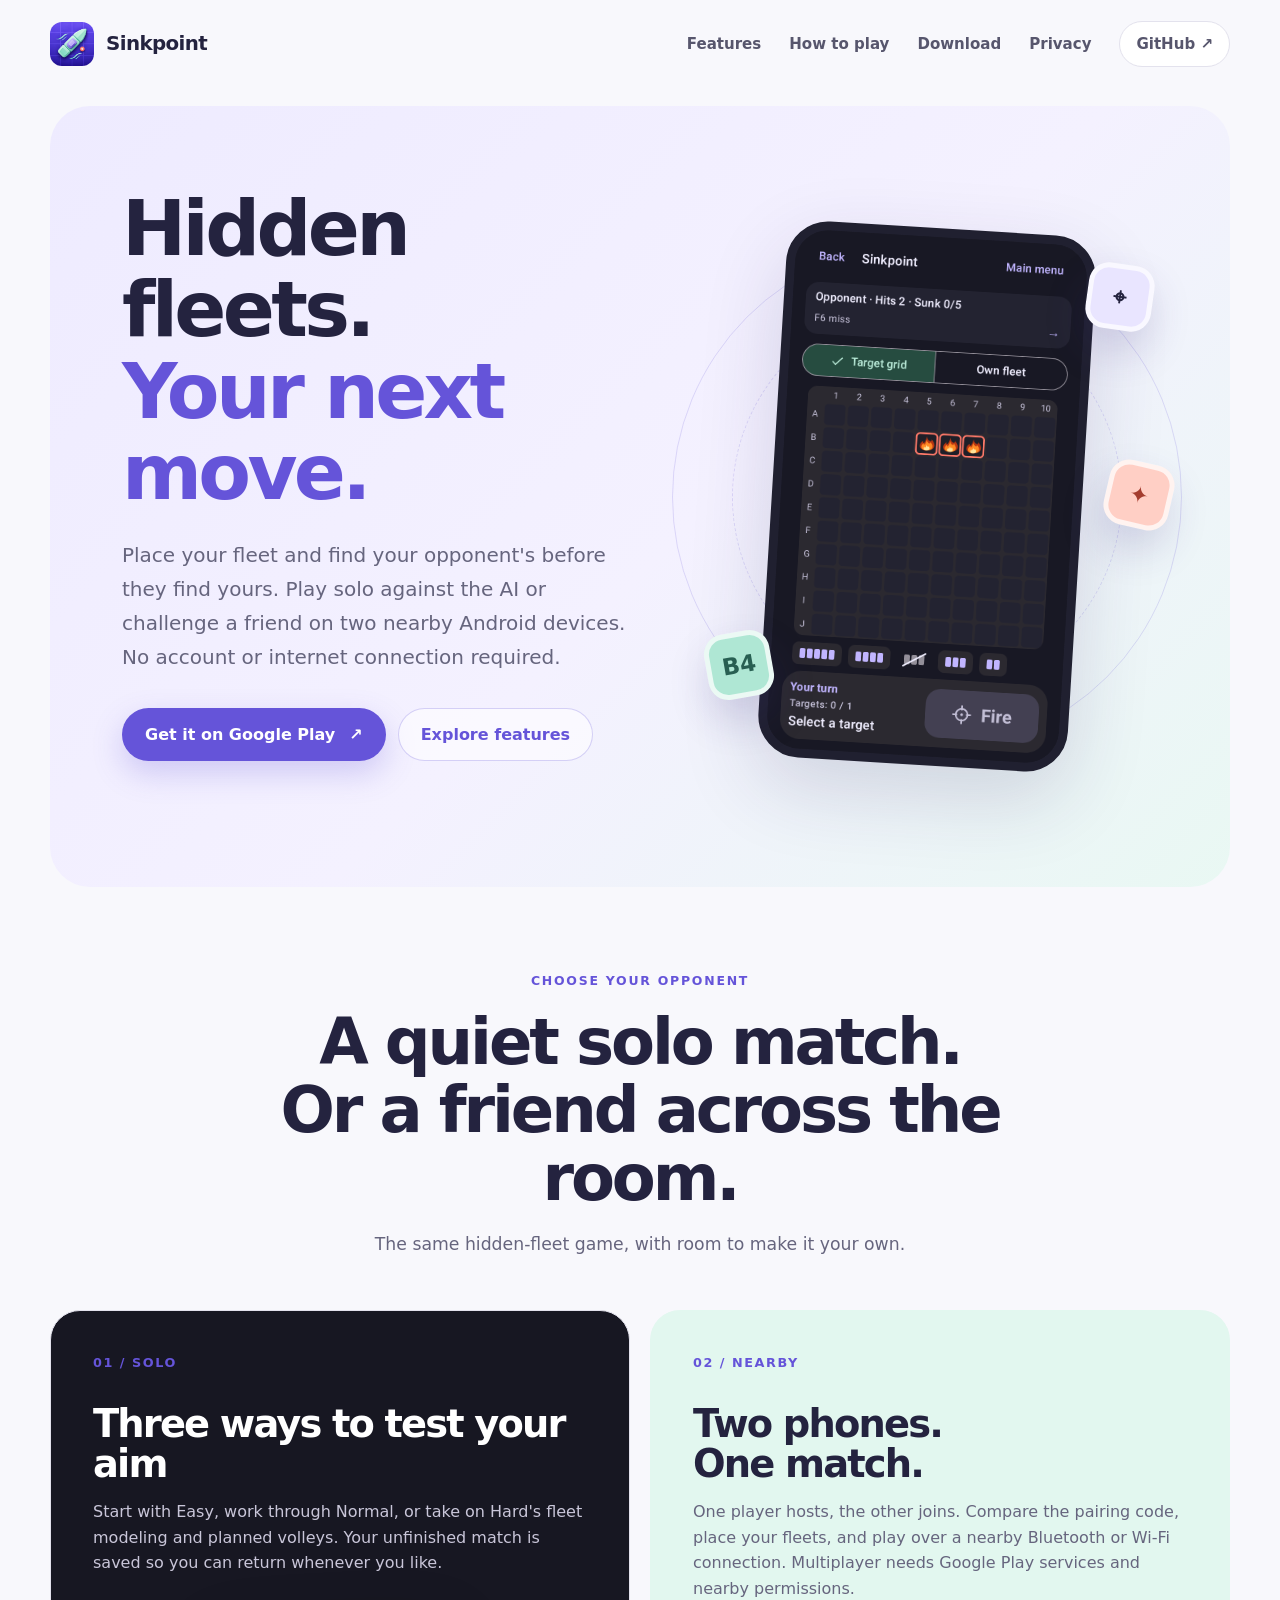
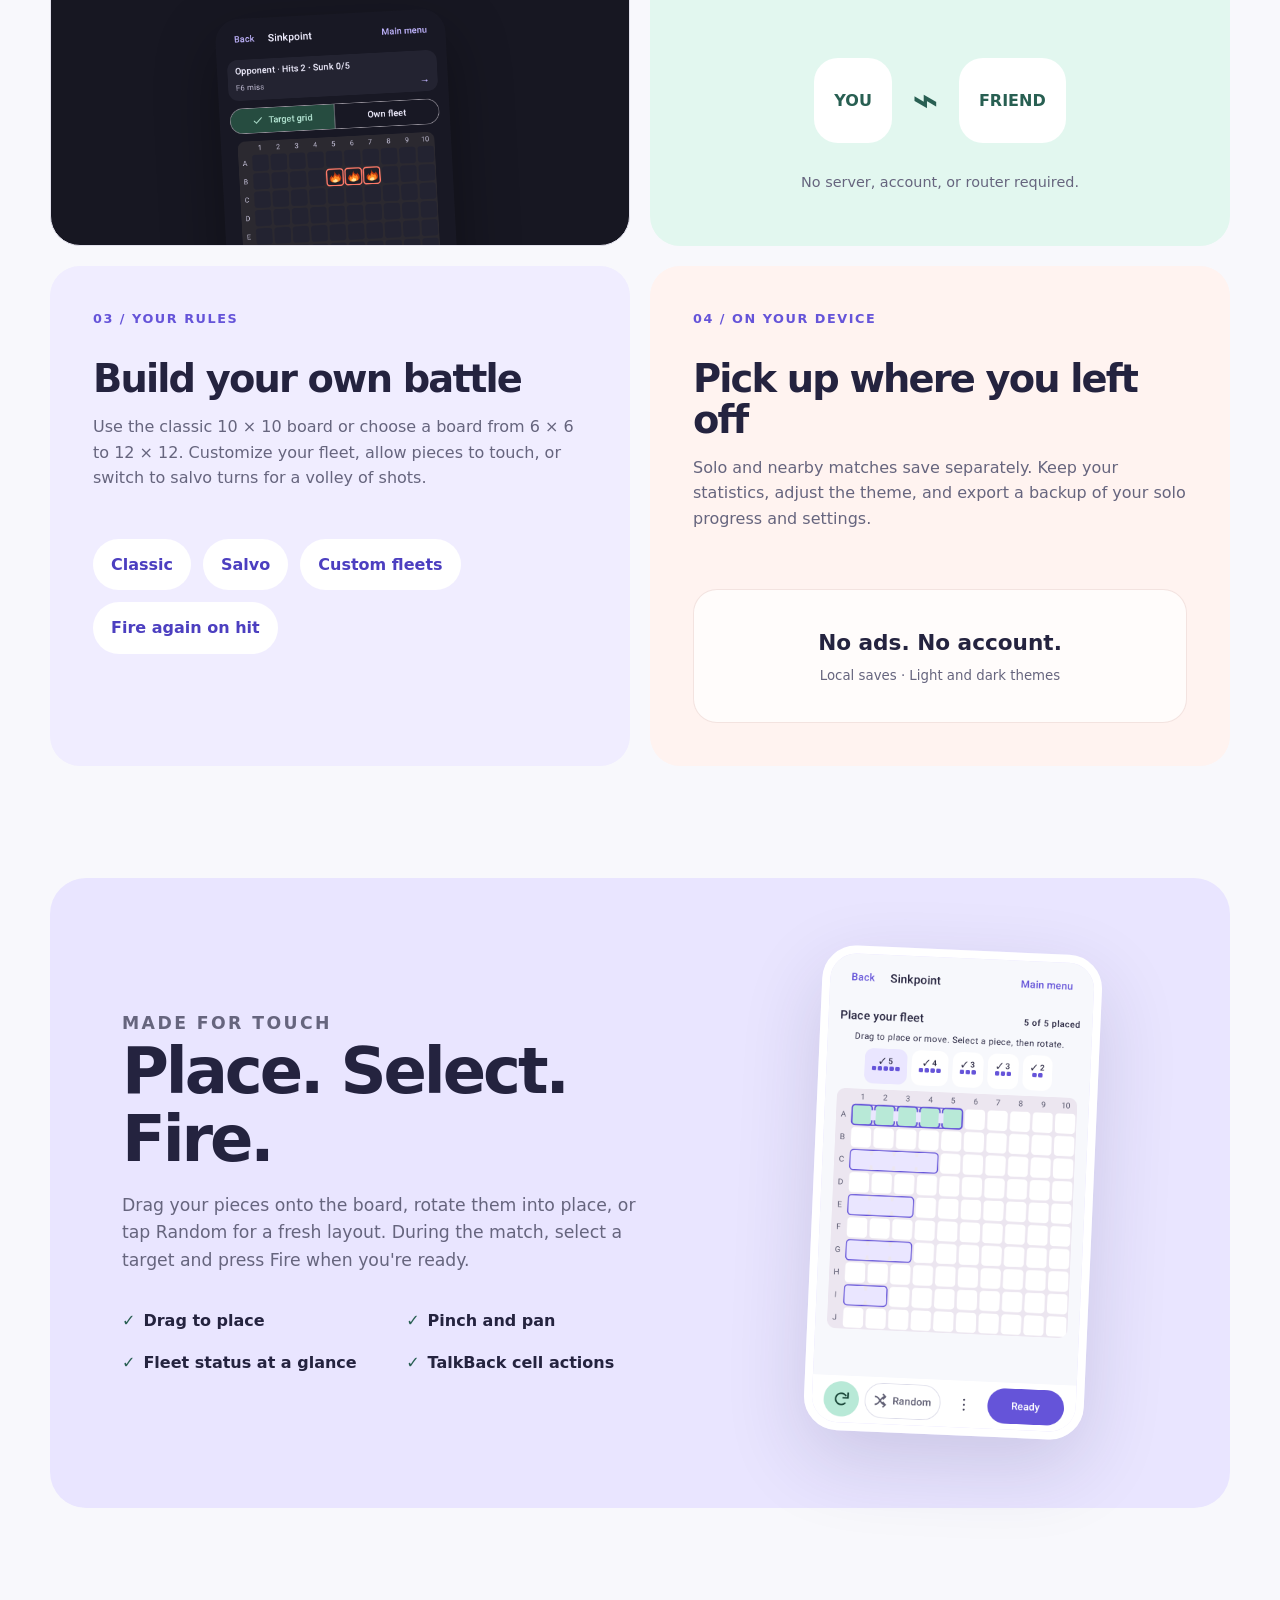
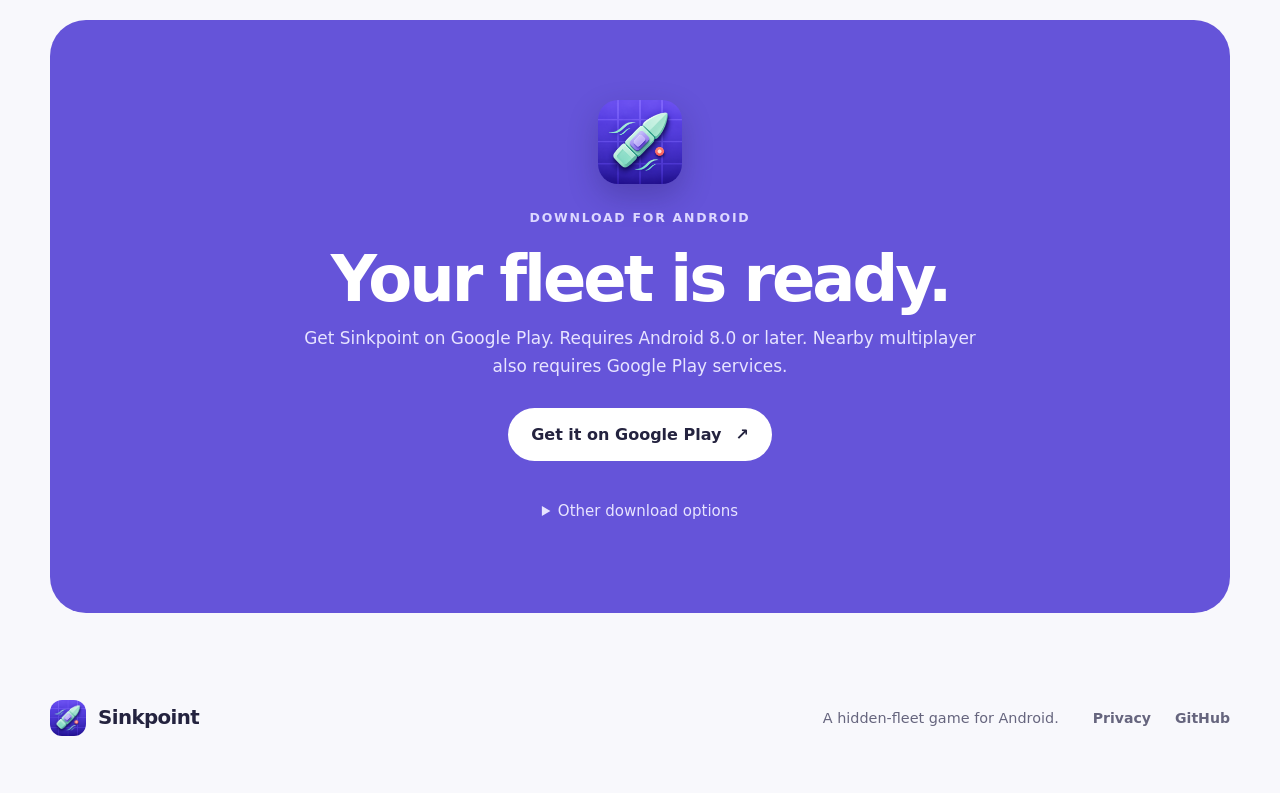
<file: docs/index.html>
<!doctype html>
<html lang="en">
<head>
  <meta charset="utf-8">
  <meta name="viewport" content="width=device-width, initial-scale=1">
  <meta name="theme-color" content="#6554d9">
  <meta name="description" content="Sinkpoint is a hidden-fleet game for Android. Play solo against three AI difficulties or challenge a friend on two nearby devices.">
  <meta property="og:title" content="Sinkpoint for Android">
  <meta property="og:description" content="Place your fleet. Find theirs. Play solo or with a friend nearby.">
  <meta property="og:type" content="website">
  <meta property="og:url" content="https://cbulock.github.io/sinkpoint/">
  <meta property="og:image" content="https://cbulock.github.io/sinkpoint/assets/sinkpoint-icon.png">
  <title>Sinkpoint for Android</title>
  <link rel="canonical" href="https://cbulock.github.io/sinkpoint/">
  <link rel="icon" href="assets/sinkpoint-icon.png" type="image/png">
  <link rel="stylesheet" href="styles.css?v=2">
</head>
<body>
  <a class="skip-link" href="#main">Skip to content</a>
  <header class="site-header">
    <a class="brand" href="./" aria-label="Sinkpoint home"><img src="assets/sinkpoint-icon.png" alt="" width="44" height="44"><span>Sinkpoint</span></a>
    <nav aria-label="Main navigation"><a href="#features">Features</a><a href="#details">How to play</a><a href="#download">Download</a><a href="privacy.html">Privacy</a><a class="nav-github" href="https://github.com/cbulock/sinkpoint">GitHub <span aria-hidden="true">↗</span></a></nav>
  </header>
  <main id="main">
    <section class="hero">
      <div class="hero-copy">
        <h1>Hidden fleets.<br><em>Your next move.</em></h1>
        <p class="hero-lede">Place your fleet and find your opponent's before they find yours. Play solo against the AI or challenge a friend on two nearby Android devices. No account or internet connection required.</p>
        <div class="hero-actions"><a class="button button-primary" href="https://play.google.com/store/apps/details?id=com.cbulock.sinkpoint">Get it on Google Play <span aria-hidden="true">↗</span></a><a class="button button-secondary" href="#features">Explore features</a></div>
      </div>
      <div class="hero-visual" aria-label="Sinkpoint game preview">
        <div class="orbit orbit-one" aria-hidden="true"></div><div class="orbit orbit-two" aria-hidden="true"></div>
        <figure class="phone phone-main"><img src="assets/game-dark.png" alt="Sinkpoint's dark target grid with a sunk ship and the Fire control" width="720" height="1280"></figure>
        <div class="floating-tile tile-flag" aria-hidden="true">⌖</div><div class="floating-tile tile-one" aria-hidden="true">B4</div><div class="floating-tile tile-mine" aria-hidden="true">✦</div>
      </div>
    </section>
    <section class="feature-intro" id="features"><p class="section-kicker">Choose your opponent</p><h2>A quiet solo match.<br>Or a friend across the room.</h2><p>The same hidden-fleet game, with room to make it your own.</p></section>
    <section class="feature-grid" aria-label="Features">
      <article class="feature feature-daily"><span class="feature-number">01 / SOLO</span><h3>Three ways to test your aim</h3><p>Start with Easy, work through Normal, or take on Hard's fleet modeling and planned volleys. Your unfinished match is saved so you can return whenever you like.</p><img class="feature-screenshot" src="assets/game-dark.png" alt="A solo Sinkpoint match in dark mode" width="720" height="1280" loading="lazy"></article>
      <article class="feature feature-practice"><span class="feature-number">02 / NEARBY</span><h3>Two phones.<br>One match.</h3><p>One player hosts, the other joins. Compare the pairing code, place your fleets, and play over a nearby Bluetooth or Wi-Fi connection. Multiplayer needs Google Play services and nearby permissions.</p><div class="nearby-demo" aria-hidden="true"><span>YOU</span><strong>⌁</strong><span>FRIEND</span></div><p class="feature-note">No server, account, or router required.</p></article>
      <article class="feature feature-control"><span class="feature-number">03 / YOUR RULES</span><h3>Build your own battle</h3><p>Use the classic 10 × 10 board or choose a board from 6 × 6 to 12 × 12. Customize your fleet, allow pieces to touch, or switch to salvo turns for a volley of shots.</p><div class="rule-chips" aria-label="Rule options"><span>Classic</span><span>Salvo</span><span>Custom fleets</span><span>Fire again on hit</span></div></article>
      <article class="feature feature-local"><span class="feature-number">04 / ON YOUR DEVICE</span><h3>Pick up where you left off</h3><p>Solo and nearby matches save separately. Keep your statistics, adjust the theme, and export a backup of your solo progress and settings.</p><div class="local-badge"><strong>No ads. No account.</strong><small>Local saves · Light and dark themes</small></div></article>
    </section>
    <section class="detail-section" id="details">
      <div class="detail-copy"><p class="section-kicker">Made for touch</p><h2>Place. Select.<br>Fire.</h2><p>Drag your pieces onto the board, rotate them into place, or tap Random for a fresh layout. During the match, select a target and press Fire when you're ready.</p><ul class="check-list"><li><span aria-hidden="true">✓</span>Drag to place</li><li><span aria-hidden="true">✓</span>Pinch and pan</li><li><span aria-hidden="true">✓</span>Fleet status at a glance</li><li><span aria-hidden="true">✓</span>TalkBack cell actions</li></ul></div>
      <figure class="detail-preview"><img src="assets/placement.png" alt="Sinkpoint's fleet placement screen with five pieces arranged on a 10 by 10 board" width="720" height="1280" loading="lazy"></figure>
    </section>
    <section class="closing" id="download">
      <img src="assets/sinkpoint-icon.png" alt="" width="84" height="84" loading="lazy">
      <p class="section-kicker">Download for Android</p>
      <h2>Your fleet is ready.</h2>
      <p>Get Sinkpoint on Google Play. Requires Android 8.0 or later. Nearby multiplayer also requires Google Play services.</p>
      <a class="button button-light" href="https://play.google.com/store/apps/details?id=com.cbulock.sinkpoint">Get it on Google Play <span aria-hidden="true">↗</span></a>
      <details class="download-alternative">
        <summary>Other download options</summary>
        <p class="download-links"><a href="https://github.com/cbulock/sinkpoint/releases/latest/download/sinkpoint.apk">Download APK from GitHub <span aria-hidden="true">↓</span></a></p>
        <p class="install-note">GitHub APKs are debug-signed preview builds. Open the downloaded file and allow installation from your browser or file manager when Android asks. Later preview builds use the same signing key for updates.</p>
        <p class="download-links"><a href="https://github.com/cbulock/sinkpoint/releases/latest">Preview release notes</a> · <a href="https://github.com/cbulock/sinkpoint/releases/latest/download/sinkpoint.apk.sha256">SHA-256 checksum</a></p>
      </details>
    </section>
  </main>
  <footer><a class="brand footer-brand" href="./"><img src="assets/sinkpoint-icon.png" alt="" width="36" height="36"><span>Sinkpoint</span></a><p>A hidden-fleet game for Android.</p><div class="footer-links"><a href="privacy.html">Privacy</a><a href="https://github.com/cbulock/sinkpoint">GitHub</a></div></footer>
</body>
</html>
</file>
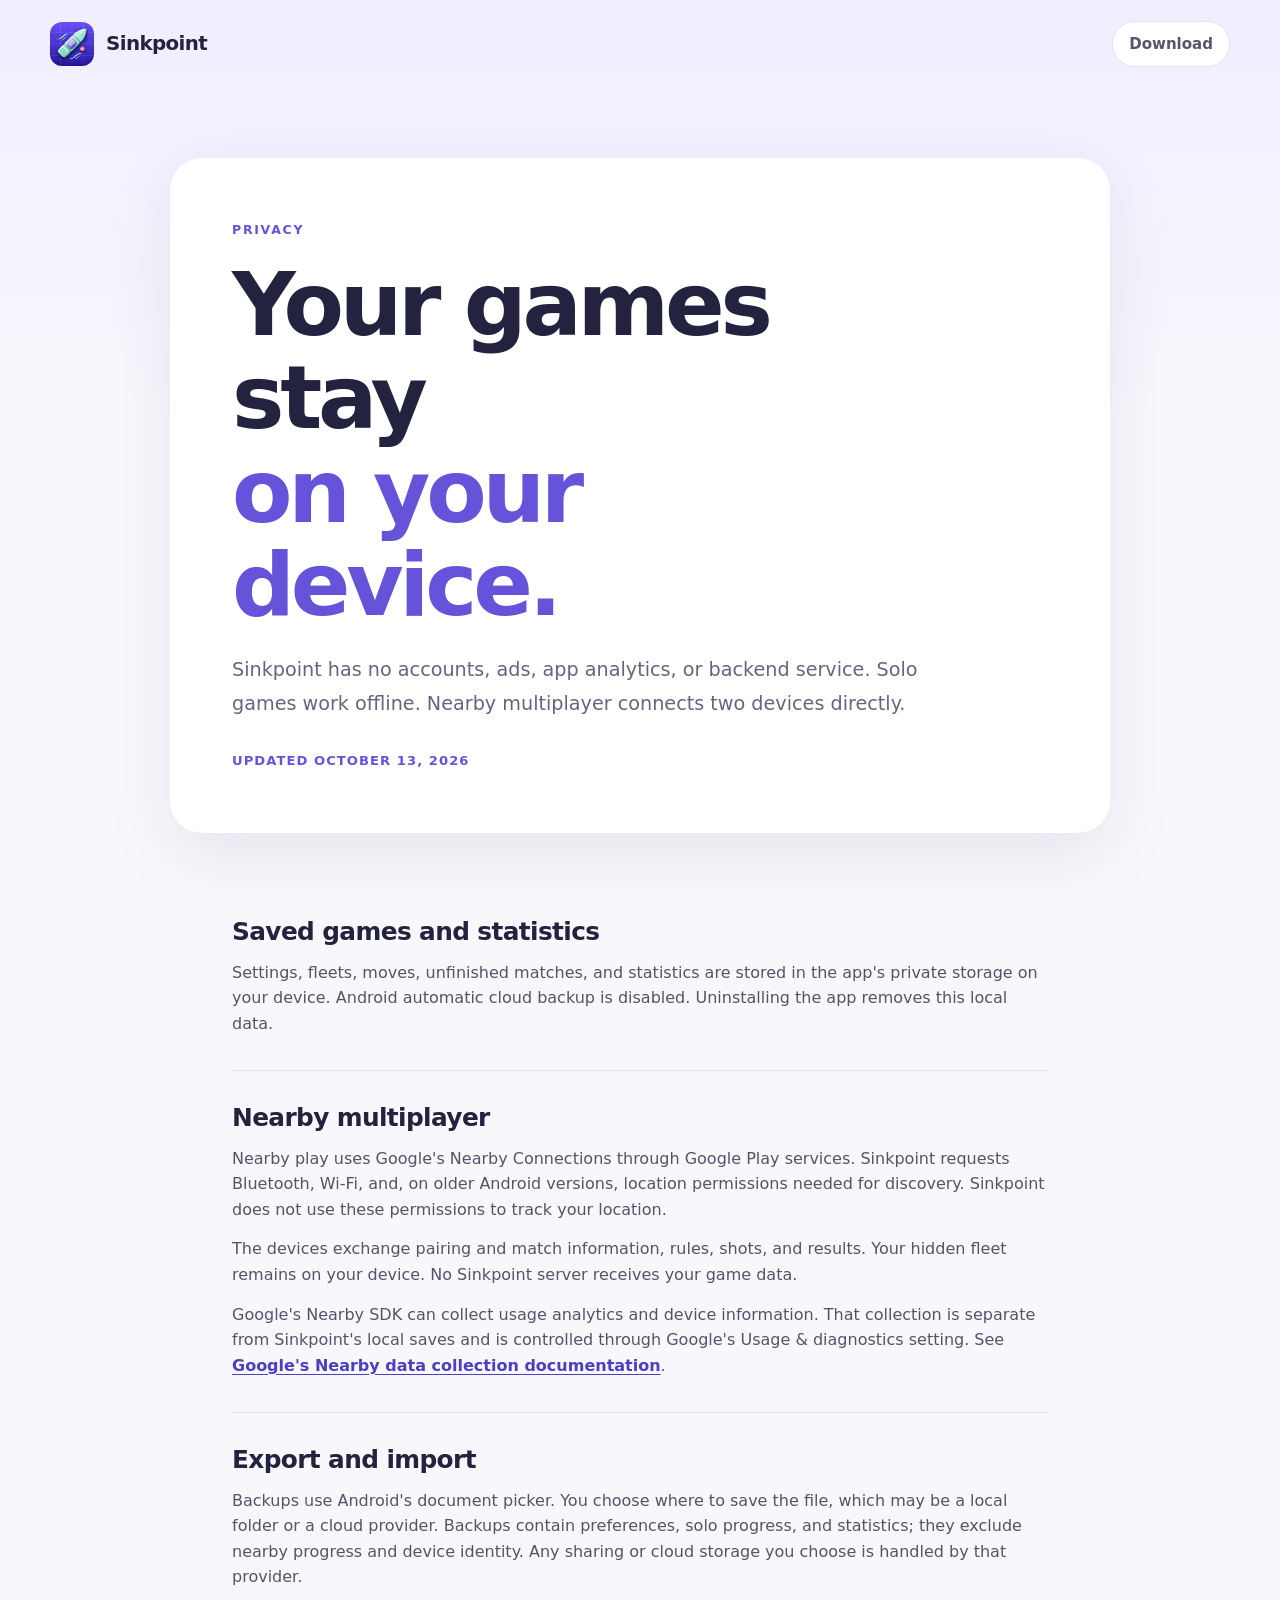
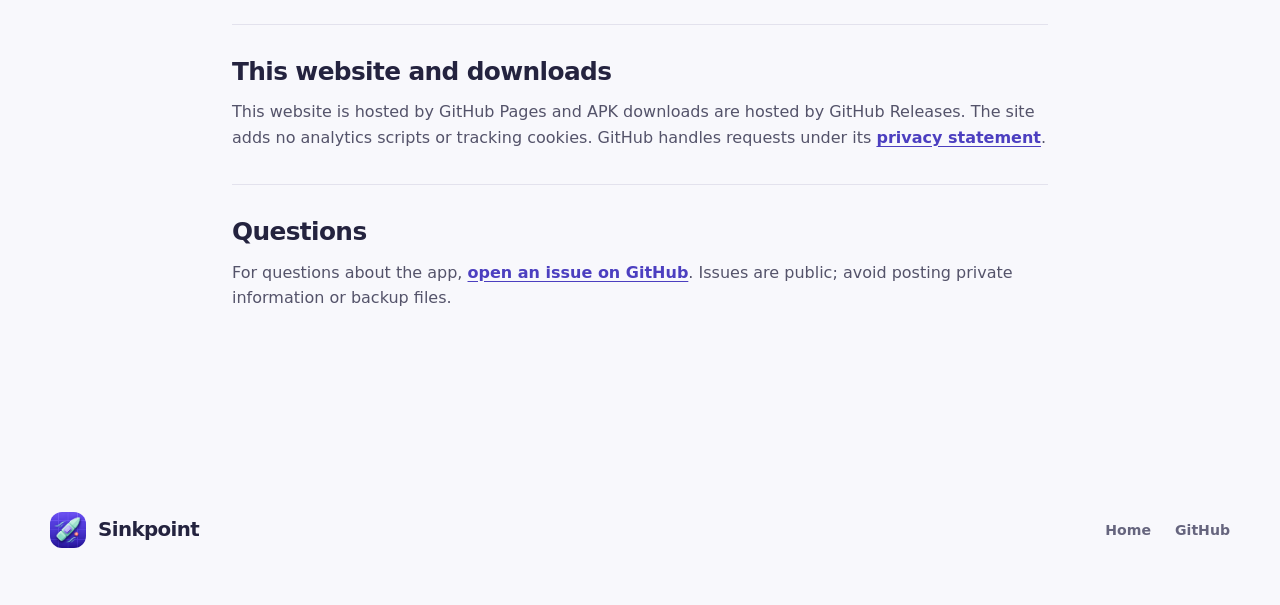
<file: docs/privacy.html>
<!doctype html>
<html lang="en">
<head><meta charset="utf-8"><meta name="viewport" content="width=device-width, initial-scale=1"><meta name="description" content="How Sinkpoint stores game data and uses nearby connections."><title>Privacy · Sinkpoint</title><link rel="icon" href="assets/sinkpoint-icon.png" type="image/png"><link rel="stylesheet" href="styles.css?v=1"><link rel="canonical" href="https://cbulock.github.io/sinkpoint/privacy.html"></head>
<body class="policy-page">
  <a class="skip-link" href="#main">Skip to content</a>
  <header class="site-header"><a class="brand" href="./"><img src="assets/sinkpoint-icon.png" alt="" width="44" height="44"><span>Sinkpoint</span></a><nav aria-label="Main navigation"><a class="nav-github" href="./#download">Download</a></nav></header>
  <main id="main" class="policy-layout">
    <div class="policy-title"><p class="section-kicker">Privacy</p><h1>Your games stay<br><em>on your device.</em></h1><p class="policy-summary">Sinkpoint has no accounts, ads, app analytics, or backend service. Solo games work offline. Nearby multiplayer connects two devices directly.</p><p class="effective-date">Updated October 13, 2026</p></div>
    <div class="policy-content">
      <section><h2>Saved games and statistics</h2><p>Settings, fleets, moves, unfinished matches, and statistics are stored in the app's private storage on your device. Android automatic cloud backup is disabled. Uninstalling the app removes this local data.</p></section>
      <section><h2>Nearby multiplayer</h2><p>Nearby play uses Google's Nearby Connections through Google Play services. Sinkpoint requests Bluetooth, Wi-Fi, and, on older Android versions, location permissions needed for discovery. Sinkpoint does not use these permissions to track your location.</p><p>The devices exchange pairing and match information, rules, shots, and results. Your hidden fleet remains on your device. No Sinkpoint server receives your game data.</p><p>Google's Nearby SDK can collect usage analytics and device information. That collection is separate from Sinkpoint's local saves and is controlled through Google's Usage &amp; diagnostics setting. See <a href="https://developers.google.com/nearby/connections/overview#data_collection">Google's Nearby data collection documentation</a>.</p></section>
      <section><h2>Export and import</h2><p>Backups use Android's document picker. You choose where to save the file, which may be a local folder or a cloud provider. Backups contain preferences, solo progress, and statistics; they exclude nearby progress and device identity. Any sharing or cloud storage you choose is handled by that provider.</p></section>
      <section><h2>This website and downloads</h2><p>This website is hosted by GitHub Pages and APK downloads are hosted by GitHub Releases. The site adds no analytics scripts or tracking cookies. GitHub handles requests under its <a href="https://docs.github.com/en/site-policy/privacy-policies/github-general-privacy-statement">privacy statement</a>.</p></section>
      <section><h2>Questions</h2><p>For questions about the app, <a href="https://github.com/cbulock/sinkpoint/issues">open an issue on GitHub</a>. Issues are public; avoid posting private information or backup files.</p></section>
    </div>
  </main>
  <footer><a class="brand footer-brand" href="./"><img src="assets/sinkpoint-icon.png" alt="" width="36" height="36"><span>Sinkpoint</span></a><div class="footer-links"><a href="./">Home</a><a href="https://github.com/cbulock/sinkpoint">GitHub</a></div></footer>
</body>
</html>
</file>
<file: docs/styles.css>
:root {
  color-scheme: light;
  --ink: #24233f;
  --muted: #66657e;
  --purple: #6554d9;
  --purple-dark: #4c3fc0;
  --lavender: #e9e5ff;
  --lavender-light: #f7f5ff;
  --mint: #afe7d4;
  --mint-dark: #285f52;
  --coral: #ffcfc5;
  --paper: #f8f8fc;
  --white: #fff;
  --night: #171722;
  --border: #e3e2ed;
  --shadow: 0 28px 80px rgba(43, 36, 94, .16);
  --max: 1180px;
}

* { box-sizing: border-box; }

html { scroll-behavior: smooth; }

body {
  margin: 0;
  color: var(--ink);
  background: var(--paper);
  font-family: Inter, ui-sans-serif, system-ui, -apple-system, BlinkMacSystemFont, "Segoe UI", sans-serif;
  line-height: 1.6;
  text-rendering: optimizeLegibility;
}

a { color: inherit; text-underline-offset: .2em; }
img { display: block; max-width: 100%; height: auto; }

.skip-link {
  position: fixed;
  z-index: 100;
  top: 12px;
  left: 12px;
  padding: 10px 16px;
  border-radius: 9px;
  background: var(--ink);
  color: white;
  transform: translateY(-150%);
}
.skip-link:focus { transform: translateY(0); }

.site-header {
  width: min(calc(100% - 40px), var(--max));
  min-height: 88px;
  margin: 0 auto;
  display: flex;
  align-items: center;
  justify-content: space-between;
  gap: 28px;
}

.brand {
  display: inline-flex;
  align-items: center;
  gap: 12px;
  color: var(--ink);
  font-size: 1.24rem;
  font-weight: 800;
  letter-spacing: -.03em;
  text-decoration: none;
}
.brand img { border-radius: 12px; }

nav { display: flex; align-items: center; gap: 28px; }
nav a { color: #57566d; font-size: .94rem; font-weight: 650; text-decoration: none; }
nav a:hover, nav a:focus-visible { color: var(--purple); }
.nav-github { padding: 10px 16px; border: 1px solid var(--border); border-radius: 999px; background: var(--white); }

.hero {
  width: min(calc(100% - 40px), var(--max));
  min-height: 680px;
  margin: 18px auto 84px;
  padding: 82px 72px;
  display: grid;
  grid-template-columns: 1.05fr .95fr;
  align-items: center;
  gap: 64px;
  overflow: hidden;
  border-radius: 40px;
  background: linear-gradient(135deg, #eeebff 0%, #f4f1ff 54%, #e9f8f3 100%);
}

.eyebrow, .section-kicker {
  margin: 0 0 18px;
  color: var(--purple);
  font-size: .78rem;
  font-weight: 850;
  letter-spacing: .14em;
  text-transform: uppercase;
}
.eyebrow { display: flex; align-items: center; gap: 9px; }
.eyebrow span { width: 8px; height: 8px; border-radius: 50%; background: var(--mint-dark); box-shadow: 0 0 0 5px rgba(40, 95, 82, .12); }

h1, h2, h3 { margin-top: 0; line-height: 1.06; letter-spacing: -.048em; }
h1 { max-width: 690px; margin-bottom: 24px; font-size: clamp(3.1rem, 6vw, 5.8rem); }
h1 em { color: var(--purple); font-style: normal; }
.hero-lede { max-width: 590px; margin: 0; color: var(--muted); font-size: clamp(1.05rem, 1.8vw, 1.25rem); line-height: 1.7; }

.hero-actions { margin: 34px 0 44px; display: flex; flex-wrap: wrap; gap: 12px; }
.button {
  min-height: 52px;
  padding: 13px 22px;
  display: inline-flex;
  align-items: center;
  justify-content: center;
  gap: 14px;
  border: 1px solid transparent;
  border-radius: 999px;
  font-weight: 750;
  text-decoration: none;
  transition: transform .2s ease, box-shadow .2s ease, background .2s ease;
}
.button:hover { transform: translateY(-2px); }
.button-primary { color: white; background: var(--purple); box-shadow: 0 12px 30px rgba(101, 84, 217, .25); }
.button-primary:hover { background: var(--purple-dark); box-shadow: 0 16px 34px rgba(101, 84, 217, .31); }
.button-secondary { border-color: rgba(101, 84, 217, .25); color: var(--purple); background: rgba(255, 255, 255, .55); }
.button-light { color: var(--ink); background: white; }

.hero-visual { position: relative; min-height: 570px; display: grid; place-items: center; }
.phone { position: relative; z-index: 2; margin: 0; overflow: hidden; border: 9px solid #202030; border-radius: 42px; background: var(--night); box-shadow: var(--shadow); }
.phone-main { width: min(310px, 68vw); transform: rotate(3.5deg); }
.phone img { width: 100%; }
.orbit { position: absolute; border: 1px solid rgba(101, 84, 217, .18); border-radius: 50%; }
.orbit-one { width: 510px; height: 510px; }
.orbit-two { width: 390px; height: 390px; border-style: dashed; }
.floating-tile { position: absolute; z-index: 3; width: 66px; aspect-ratio: 1; display: grid; place-items: center; border: 5px solid rgba(255,255,255,.75); border-radius: 20px; box-shadow: 0 20px 40px rgba(62, 51, 134, .18); font-size: 1.45rem; font-weight: 900; }
.tile-flag { top: 52px; right: 1%; background: var(--lavender); transform: rotate(8deg); }
.tile-one { bottom: 84px; left: 2%; color: var(--mint-dark); background: var(--mint); transform: rotate(-10deg); }
.tile-mine { top: 44%; right: -3%; color: #a43d2f; background: var(--coral); transform: rotate(13deg); }

.feature-intro { max-width: 780px; margin: 0 auto 52px; padding: 0 28px; text-align: center; }
.feature-intro h2, .detail-copy h2, .closing h2 { margin-bottom: 18px; font-size: clamp(2.3rem, 5vw, 4.2rem); }
.feature-intro > p:last-child, .detail-copy > p { margin: 0; color: var(--muted); font-size: 1.08rem; }

.feature-grid { width: min(calc(100% - 40px), var(--max)); margin: 0 auto 112px; display: grid; grid-template-columns: repeat(2, 1fr); gap: 20px; }
.feature { min-height: 480px; padding: 42px; overflow: hidden; border: 1px solid var(--border); border-radius: 30px; background: var(--white); }
.feature h3 { margin-bottom: 14px; font-size: clamp(1.8rem, 3vw, 2.65rem); }
.feature p { max-width: 510px; margin: 0; color: var(--muted); }
.feature-number { display: block; margin-bottom: 30px; color: var(--purple); font-size: .8rem; font-weight: 850; letter-spacing: .12em; }
.feature-daily { background: var(--night); color: white; }
.feature-daily p { color: #c9c6d9; }
.feature-daily img { width: 82%; margin: 38px auto -88px; border-radius: 24px; transform: rotate(-3deg); box-shadow: 0 24px 60px rgba(0,0,0,.35); }
.feature-practice { background: #e2f7ef; border-color: transparent; }
.practice-board { width: min(320px, 100%); margin: 46px auto 0; display: grid; grid-template-columns: repeat(4, 1fr); gap: 8px; transform: rotate(2deg); }
.practice-board span { aspect-ratio: 1; display: grid; place-items: center; border-radius: 14px; font-size: 1.4rem; font-weight: 850; }
.practice-board .covered { background: #fff; box-shadow: 0 8px 20px rgba(32, 91, 73, .1); }
.practice-board .open { background: rgba(255,255,255,.5); }
.practice-board .one { color: var(--purple); }
.practice-board .flag { color: #b4483c; background: var(--coral); }
.feature-control { background: #f0edff; border-color: transparent; }
.gesture-demo { position: relative; height: 225px; margin-top: 28px; display: grid; place-items: center; }
.gesture-cell { z-index: 2; width: 112px; aspect-ratio: 1; display: grid; place-items: center; border-radius: 26px; background: white; box-shadow: 0 20px 45px rgba(101,84,217,.16); font-size: 2rem; }
.gesture-ring { position: absolute; width: 172px; height: 172px; border: 2px solid rgba(101,84,217,.38); border-radius: 50%; box-shadow: 0 0 0 24px rgba(101,84,217,.06); }
.gesture-demo p { position: absolute; bottom: -1px; color: var(--purple); font-size: .8rem; font-weight: 800; letter-spacing: .1em; text-transform: uppercase; }
.feature-local { background: #fff3f0; border-color: transparent; }
.local-badge { margin-top: 58px; padding: 36px 30px; display: grid; justify-items: center; border: 1px solid rgba(165, 62, 48, .13); border-radius: 24px; background: rgba(255,255,255,.7); text-align: center; }
.local-badge > span { width: 58px; height: 58px; margin-bottom: 18px; display: grid; place-items: center; border-radius: 50%; color: white; background: #cf5b4a; font-size: 2rem; }
.local-badge strong { font-size: 1.35rem; }
.local-badge small { margin-top: 4px; color: var(--muted); }

.detail-section { width: min(calc(100% - 40px), var(--max)); margin: 0 auto 112px; padding: 72px; display: grid; grid-template-columns: 1fr .75fr; align-items: center; gap: 80px; border-radius: 36px; background: #e9e5ff; }
.check-list { margin: 34px 0 0; padding: 0; display: grid; grid-template-columns: 1fr 1fr; gap: 16px 22px; list-style: none; }
.check-list li { font-weight: 670; }
.check-list span { margin-right: 8px; color: var(--mint-dark); }
.detail-preview { width: min(280px, 100%); margin: 0 auto; overflow: hidden; border: 8px solid white; border-radius: 34px; box-shadow: var(--shadow); transform: rotate(2.5deg); }

.closing { width: min(calc(100% - 40px), var(--max)); margin: 0 auto 30px; padding: 80px 32px; border-radius: 36px; color: white; background: var(--purple); text-align: center; }
.closing img { margin: 0 auto 24px; border-radius: 20px; box-shadow: 0 12px 30px rgba(31, 25, 82, .28); }
.closing .section-kicker { color: #dcd7ff; }
.closing h2 { margin-bottom: 12px; }
.closing p:not(.section-kicker) { margin: 0 0 28px; color: #e7e4ff; font-size: 1.06rem; }
.closing > p:not(.section-kicker) { max-width: 680px; margin-left: auto; margin-right: auto; }
.closing p.download-links { margin: 24px auto 0; font-size: .94rem; }
.download-links a { color: white; text-underline-offset: 4px; }
.download-alternative { max-width: 660px; margin: 28px auto 0; }
.download-alternative summary { width: fit-content; min-height: 44px; margin: 0 auto; padding: 10px 4px; color: #e7e4ff; font-size: .94rem; cursor: pointer; }
.download-alternative summary:hover { color: white; }
.download-alternative summary:focus-visible { outline: 3px solid white; outline-offset: 5px; border-radius: 4px; }

footer { width: min(calc(100% - 40px), var(--max)); min-height: 150px; margin: 0 auto; display: flex; align-items: center; gap: 34px; }
.footer-brand { margin-right: auto; }
footer p { color: var(--muted); font-size: .9rem; }
.footer-links { display: flex; gap: 24px; }
.footer-links a { color: var(--muted); font-size: .88rem; font-weight: 650; text-decoration: none; }
.footer-links a:hover { color: var(--purple); }

.policy-page { background: linear-gradient(180deg, #f0edff 0, var(--paper) 420px); }
.policy-layout { width: min(calc(100% - 40px), 940px); margin: 70px auto 110px; }
.policy-title { margin-bottom: 52px; padding: 62px; border-radius: 32px; background: white; box-shadow: 0 22px 70px rgba(43,36,94,.09); }
.policy-title h1 { margin-bottom: 22px; font-size: clamp(3rem, 8vw, 5.5rem); }
.policy-summary { max-width: 720px; color: var(--muted); font-size: 1.2rem; line-height: 1.75; }
.effective-date { margin: 30px 0 0; color: var(--purple); font-size: .82rem; font-weight: 800; letter-spacing: .08em; text-transform: uppercase; }
.policy-content { padding: 0 62px; }
.policy-content section { padding: 34px 0; border-bottom: 1px solid var(--border); }
.policy-content section:last-child { border: 0; }
.policy-content h2 { margin-bottom: 14px; font-size: 1.55rem; letter-spacing: -.025em; }
.policy-content p, .policy-content li { color: #54536a; }
.policy-content p { margin: 0 0 14px; }
.policy-content p:last-child { margin-bottom: 0; }
.policy-content li + li { margin-top: 7px; }
.policy-content a { color: var(--purple-dark); font-weight: 650; }

@media (max-width: 900px) {
  .site-header nav a:not(.nav-github) { display: none; }
  .hero { padding: 66px 44px; grid-template-columns: 1fr; }
  .hero-visual { min-height: 520px; }
  .feature-grid { grid-template-columns: 1fr; }
  .detail-section { padding: 56px 44px; grid-template-columns: 1fr; }
  .detail-preview { width: 240px; }
}

@media (max-width: 600px) {
  .site-header { width: min(calc(100% - 28px), var(--max)); min-height: 74px; }
  .brand { font-size: 1.08rem; }
  .brand img { width: 38px; height: 38px; }
  nav { gap: 10px; }
  .nav-github { padding: 8px 12px; }
  .hero { width: calc(100% - 20px); margin-top: 8px; padding: 48px 24px 30px; border-radius: 28px; }
  h1 { font-size: clamp(2.75rem, 15vw, 4rem); }
  .hero-visual { min-height: 450px; }
  .phone-main { width: 235px; }
  .orbit-one { width: 390px; height: 390px; }
  .orbit-two { width: 300px; height: 300px; }
  .floating-tile { width: 54px; border-radius: 16px; }
  .tile-mine { right: 0; }
  .feature-intro { margin-bottom: 36px; }
  .feature-grid { width: calc(100% - 20px); margin-bottom: 80px; }
  .feature { min-height: 430px; padding: 30px 24px; border-radius: 24px; }
  .feature-daily img { margin-bottom: -60px; }
  .detail-section { width: calc(100% - 20px); margin-bottom: 80px; padding: 46px 24px; border-radius: 26px; }
  .check-list { grid-template-columns: 1fr; }
  .closing { width: calc(100% - 20px); padding: 64px 22px; border-radius: 26px; }
  footer { padding: 34px 4px; flex-wrap: wrap; gap: 12px 22px; }
  footer p { order: 3; width: 100%; margin: 0; }
  .footer-links { gap: 16px; }
  .policy-layout { width: calc(100% - 20px); margin: 35px auto 80px; }
  .policy-title { padding: 38px 24px; border-radius: 26px; }
  .policy-content { padding: 0 18px; }
}

@media (prefers-reduced-motion: reduce) {
  html { scroll-behavior: auto; }
  .button { transition: none; }
}

/* Sinkpoint's game-specific previews, using the Minescape family layout. */
.feature-daily .feature-screenshot { width: min(230px, 70%); margin-bottom: -220px; }
.nearby-demo { margin: 56px 0 28px; display: flex; align-items: center; justify-content: center; gap: 20px; }
.nearby-demo span { padding: 30px 20px; border-radius: 24px; background: white; color: var(--mint-dark); font-weight: 800; }
.nearby-demo strong { color: var(--mint-dark); font-size: 2.8rem; }
.feature .feature-note { text-align: center; font-size: .9rem; }
.rule-chips { display: flex; flex-wrap: wrap; gap: 12px; margin-top: 48px; }
.rule-chips span { padding: 13px 18px; border-radius: 999px; color: var(--purple-dark); background: white; font-weight: 700; }
.closing p.install-note { margin: 24px auto 0; max-width: 660px; font-size: .94rem; }
a:focus-visible { outline: 3px solid var(--mint-dark); outline-offset: 5px; }
.closing a:focus-visible { outline-color: white; }
@media (max-width: 600px) { .nearby-demo { gap: 12px; } .nearby-demo span { padding: 24px 16px; } }
</file>
